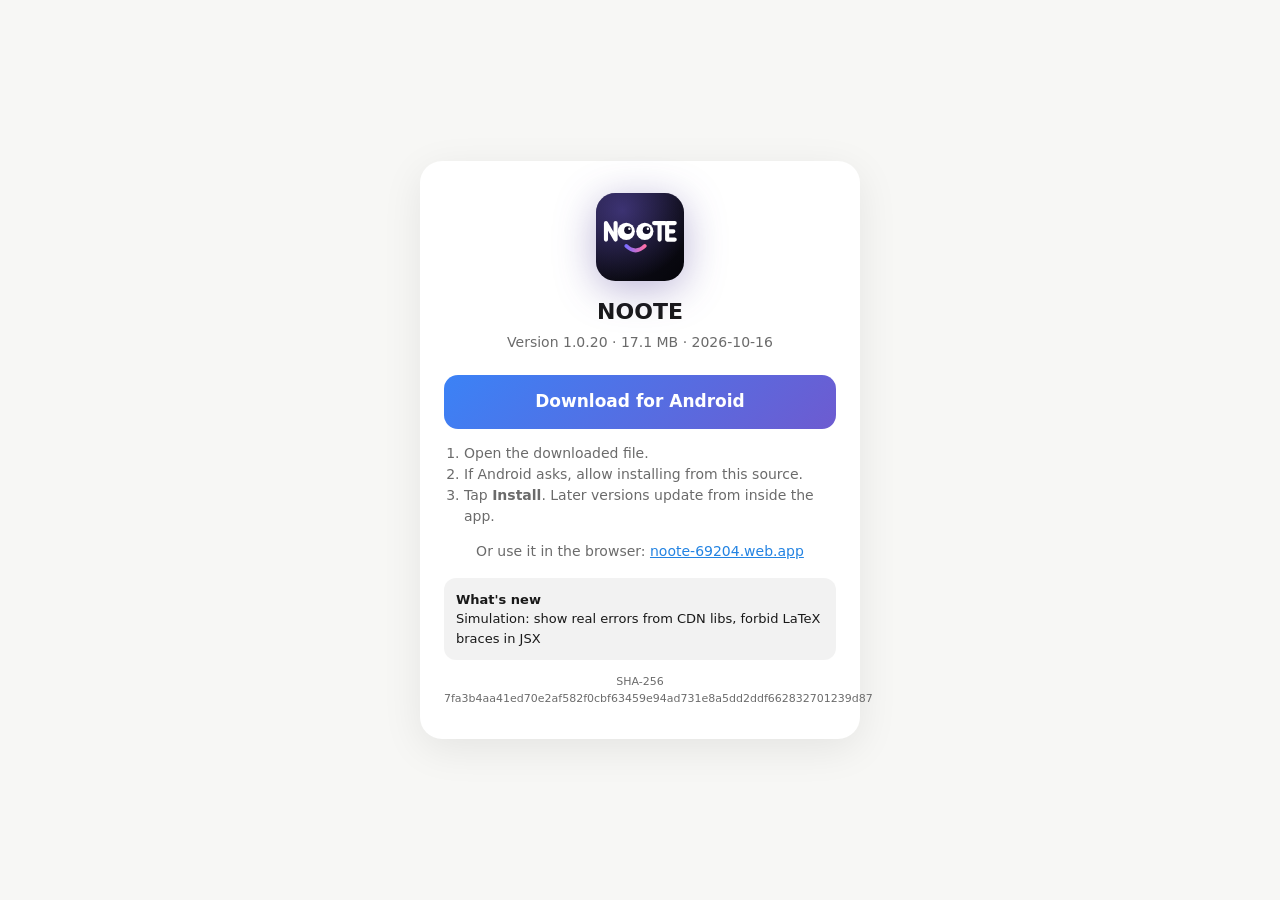
<file: index.html>
<!doctype html>
<html lang="en">
<head>
<meta charset="utf-8" />
<meta name="viewport" content="width=device-width, initial-scale=1" />
<title>NOOTE for Android</title>
<style>
  :root { color-scheme: light dark; --bg: #f7f7f5; --card: #fff; --text: #191919; --soft: #6b6b6b; --accent: #2383e2; }
  @media (prefers-color-scheme: dark) { :root { --bg: #151515; --card: #202020; --text: #ededed; --soft: #9a9a9a; } }
  * { box-sizing: border-box; }
  body { margin: 0; font: 16px/1.5 system-ui, -apple-system, "Segoe UI", Roboto, sans-serif; background: var(--bg); color: var(--text); display: grid; place-items: center; min-height: 100vh; padding: 16px; }
  .card { width: min(440px, 100%); background: var(--card); border-radius: 22px; padding: 32px 24px; text-align: center; box-shadow: 0 10px 40px rgba(0,0,0,.08); }
  .logo { width: 88px; height: 88px; margin: 0 auto 14px; } .logo svg { width: 100%; height: 100%; filter: drop-shadow(0 8px 20px rgba(60,40,140,.35)); }
  h1 { font-size: 22px; margin: 0 0 4px; }
  .soft { color: var(--soft); font-size: 14px; }
  .btn { display: block; margin: 22px 0 10px; padding: 14px; border-radius: 14px; background: linear-gradient(135deg, #3b82f6, #6d5bd0); color: #fff; text-decoration: none; font-weight: 600; font-size: 17px; }
  .notes { text-align: left; white-space: pre-wrap; font-size: 13px; background: rgba(127,127,127,.1); border-radius: 12px; padding: 12px; margin-top: 16px; }
  ol { text-align: left; font-size: 14px; color: var(--soft); padding-left: 20px; }
  a.link { color: var(--accent); }
</style>
</head>
<body>
<main class="card">
  <div class="logo"><svg xmlns="http://www.w3.org/2000/svg" viewBox="0 0 512 512"><defs><linearGradient id="bg" x1="0" y1="0" x2="1" y2="1"><stop offset="0" stop-color="#1b1733"/><stop offset="0.55" stop-color="#0d0c17"/><stop offset="1" stop-color="#05050a"/></linearGradient><radialGradient id="glow" cx="0.3" cy="0.2" r="0.8"><stop offset="0" stop-color="#6d5bd0" stop-opacity="0.45"/><stop offset="1" stop-color="#6d5bd0" stop-opacity="0"/></radialGradient><linearGradient id="smile" x1="0" y1="0" x2="1" y2="0"><stop offset="0" stop-color="#7c6cff"/><stop offset="1" stop-color="#ff6fa8"/></linearGradient></defs><rect width="512" height="512" rx="112" fill="url(#bg)"/><rect width="512" height="512" rx="112" fill="url(#glow)"/><g transform="translate(0 18) scale(1)"><g fill="none" stroke="#ffffff" stroke-width="24" stroke-linecap="round" stroke-linejoin="round"><path d="M58 253V157L114 253V157"/><path d="M338 157H402M370 157V253"/><path d="M458 157H414V253H458M414 205H450"/></g><g><circle cx="176" cy="205" r="50" fill="#ffffff"/><circle cx="284" cy="205" r="50" fill="#ffffff"/><circle cx="186" cy="198" r="22" fill="#14112b"/><circle cx="294" cy="198" r="22" fill="#14112b"/><circle cx="194" cy="190" r="7" fill="#ffffff"/><circle cx="302" cy="190" r="7" fill="#ffffff"/></g><path d="M176 290Q230 342 284 290" fill="none" stroke="url(#smile)" stroke-width="22" stroke-linecap="round"/></g></svg></div>
  <h1>NOOTE</h1>
  <div class="soft">Version 1.0.20 · 17.1 MB · 2026-10-16</div>
  <a class="btn" href="NotesAndBoards.apk" download="NotesAndBoards.apk">Download for Android</a>
  <ol>
    <li>Open the downloaded file.</li>
    <li>If Android asks, allow installing from this source.</li>
    <li>Tap <b>Install</b>. Later versions update from inside the app.</li>
  </ol>
  <div class="soft">Or use it in the browser: <a class="link" href="https://noote-69204.web.app">noote-69204.web.app</a></div>
  <div class="notes"><b>What's new</b>
Simulation: show real errors from CDN libs, forbid LaTeX braces in JSX</div>
  <div class="soft" style="margin-top:14px;font-size:11px">SHA-256 7fa3b4aa41ed70e2af582f0cbf63459e94ad731e8a5dd2ddf662832701239d87</div>
</main>
</body>
</html>
</file>
